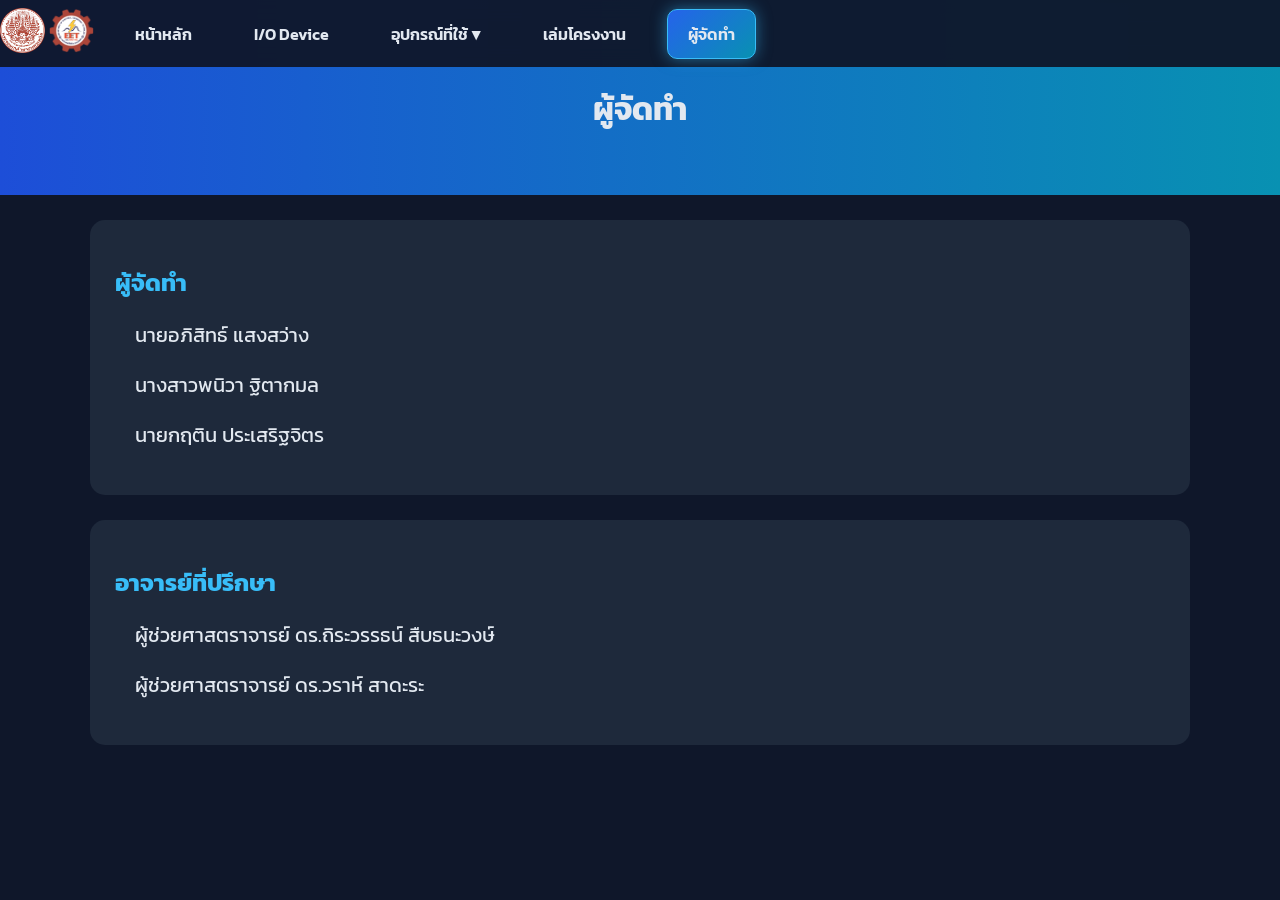
<file: Page/Contact.html>
<!DOCTYPE html>
<html lang="th">
    <head>
        <meta charset="UTF-8">
        <meta name="viewport" content="width=device-width, initial-scale=1.0">
        <title>เล่มโครงงาน</title>

        <link rel="icon" type="image.png" href="../image/Logo.png">

        <link rel="stylesheet" href="../style.css">
        <link href="https://fonts.googleapis.com/css2?family=Kanit:wght@300;400;500;700&display=swap" rel="stylesheet">

    </head>

    <body>
        <nav id="navbar">
            <div>
                <img src="../image/Logo.png" alt="Logo" class="nav-logo">
                <img src="../image/EET_logo_wo_bg.png" alt="EET-logo" class="nav-logo">
            </div>

            

            <a href="../index.html">หน้าหลัก</a>
            <a href="IO.html">I/O Device</a>

            <div class="dropdown">
                <a href="Device/device.html" class="dropbtn">
                    อุปกรณ์ที่ใช้ ▼
                </a>

                <div class="dropdown-content">
                    <a href="Device/PLC.html">PLC Mitsubishi FX3U</a>
                    <a href="Device/Pressure.html">Level Sensor</a>
                    <a href="Device/Flowsensor.html">Flow Sensor</a>
                    <a href="pages/pump.html">Water Pump</a>
                    <a href="pages/solenoid.html">Solenoid Valve</a>
                </div>
            </div>

            <a href="report.html">เล่มโครงงาน</a>
            <a href="Contact.html" class="active">ผู้จัดทำ</a>
            
        </nav>

        <header>
            <br>
            <h1>ผู้จัดทำ</h1>
        </header>

        <div class="container"> 
            <div class="section">
                <h2>ผู้จัดทำ</h2>
                <p style="margin-left: 20px;">นายอภิสิทธ์ แสงสว่าง</p>
                <p style="margin-left: 20px;">นางสาวพนิวา ฐิตากมล</p>
                <p style="margin-left: 20px;">นายกฤติน ประเสริฐจิตร</p>
            </div>
        
            <div class="section">
                <h2>อาจารย์ที่ปรึกษา</h2>
                <p style="margin-left: 20px;"> ผู้ช่วยศาสตราจารย์ ดร.ถิระวรรธน์ สืบธนะวงษ์</p>
                <p style="margin-left: 20px;"> ผู้ช่วยศาสตราจารย์ ดร.วราห์ สาดะระ</p>
            </div>
        </div>

        <script>
            let lastScrollTop = 0;
            const navbar = document.getElementById("navbar");

            window.addEventListener("scroll", function() {

                let currentScroll =
                    window.pageYOffset || document.documentElement.scrollTop;

                if(currentScroll > lastScrollTop){
                    // เลื่อนลง ซ่อนแถบเมนู
                    navbar.style.top = `-${navbar.offsetHeight}px`;
                }
                else{
                    // เลื่อนขึ้น แสดงแถบเมนู
                    navbar.style.top = "0";
                }

                lastScrollTop = currentScroll <= 0 ? 0 : currentScroll;
            });
        </script>
        
    </body>

</html>
</file>
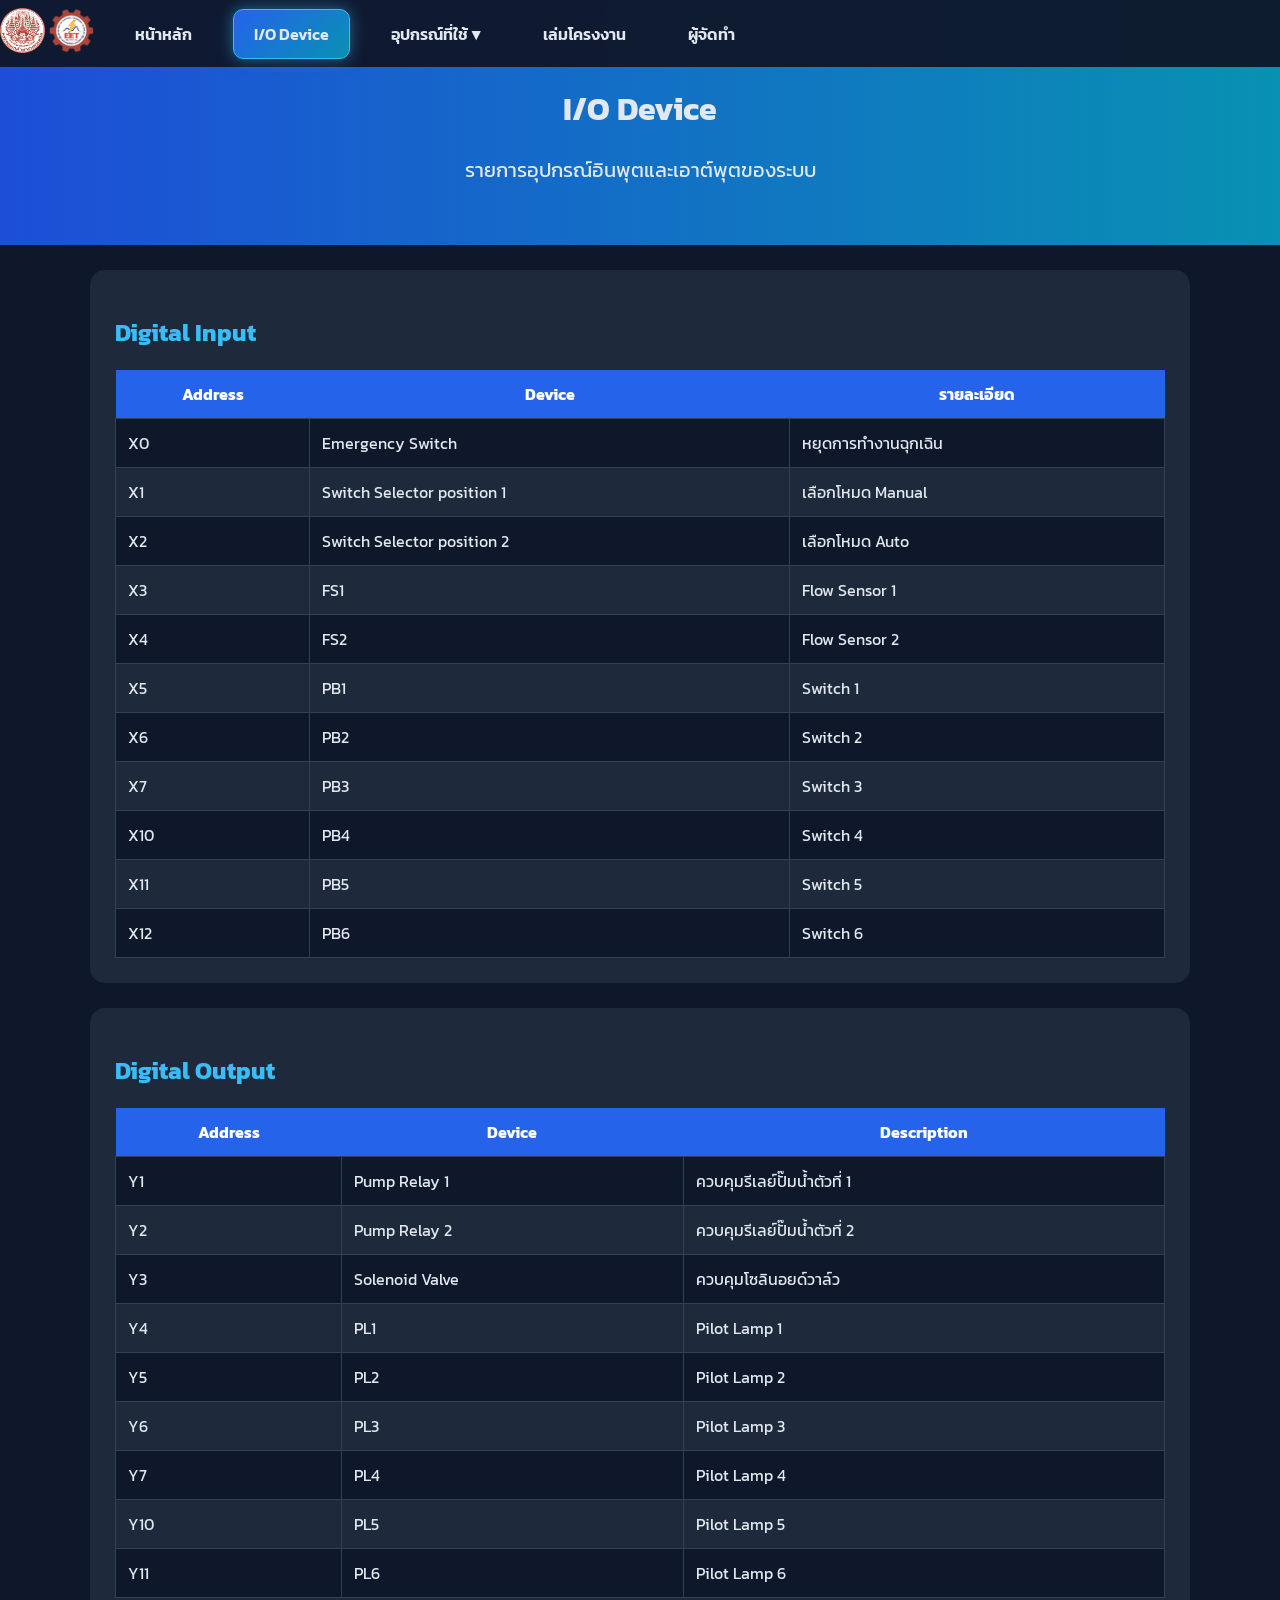
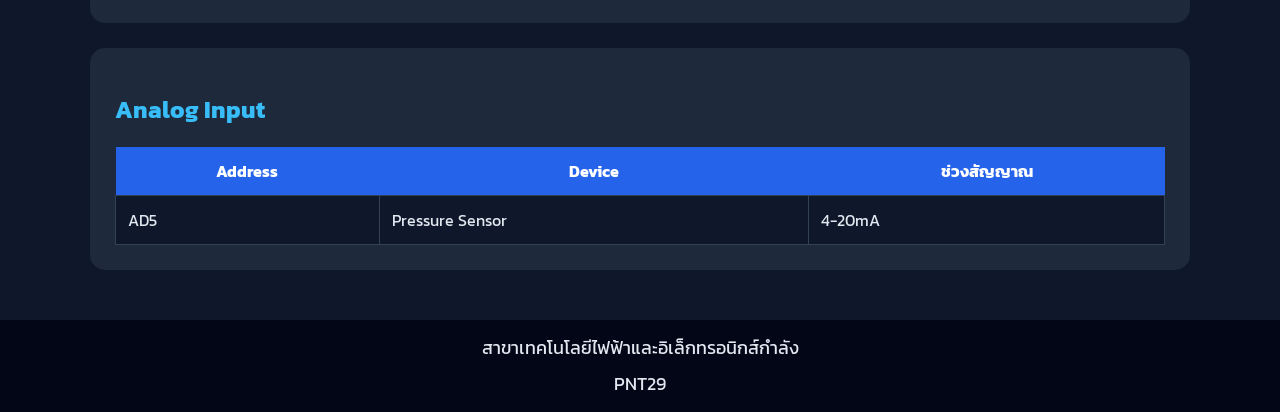
<file: Page/IO.html>
<!DOCTYPE html>
<html lang="th">
<head>
    <meta charset="UTF-8">
    <meta name="viewport" content="width=device-width, initial-scale=1.0">
    <title>I/O Device</title>
    <link rel="icon" type="image.png" href="../image/Logo.png">
    <link rel="stylesheet" href="../style.css">
    <link href="https://fonts.googleapis.com/css2?family=Kanit:wght@300;400;500;700&display=swap" rel="stylesheet">

</head>

<body>
    <nav id="navbar">
        <div>
            <img src="../image/Logo.png" alt="Logo" class="nav-logo">
            <img src="../image/EET_logo_wo_bg.png" alt="EET-logo" class="nav-logo">
        </div>
        <a href="../index.html">หน้าหลัก</a>
        <a href="io_device.html" class="active">I/O Device</a>
        <div class="dropdown">
            <a href="Device/device.html" class="dropbtn">
                อุปกรณ์ที่ใช้ ▼
            </a>

            <div class="dropdown-content">
                <a href="Device/PLC.html">PLC Mitsubishi FX3U</a>
                <a href="Device/Pressure.html">Level Sensor</a>
                <a href="Device/Flowsensor.html">Flow Sensor</a>
                <a href="Device/">Water Pump</a>
                <a href="Device/">Solenoid Valve</a>
            </div>
        </div>

        <a href="report.html">เล่มโครงงาน</a>
        <a href="Contact.html">ผู้จัดทำ</a>

       
    </nav>

    <header>
        <br>
        <h1>I/O Device</h1>
        <p>รายการอุปกรณ์อินพุตและเอาต์พุตของระบบ</p>
    </header>

    <div class="container">

        <div class="section">
            <h2>Digital Input</h2>

            <table>
                <tr>
                <th>Address</th>
                <th>Device</th>
                <th>รายละเอียด</th>
                </tr>

                <tr>
                <td>X0</td>
                <td>Emergency Switch</td>
                <td>หยุดการทำงานฉุกเฉิน</td>
                </tr>

                <tr>
                <td>X1</td>
                <td>Switch Selector position 1</td>
                <td>เลือกโหมด Manual</td>
                </tr>

                <tr>
                <td>X2</td>
                <td>Switch Selector position 2</td>
                <td>เลือกโหมด Auto</td>
                </tr>

                <tr>
                <td>X3</td>
                <td>FS1</td>
                <td>Flow Sensor 1</td>
                </tr>

                <tr>
                <td>X4</td>
                <td>FS2</td>
                <td>Flow Sensor 2</td>
                </tr>

                <tr>
                <td>X5</td>
                <td>PB1</td>
                <td>Switch 1</td>
                </tr>

                <tr>
                <td>X6</td>
                <td>PB2</td>
                <td>Switch 2</td>
                </tr>

                <tr>
                <td>X7</td>
                <td>PB3</td>
                <td>Switch 3</td>
                </tr>

                <tr>
                <td>X10</td>
                <td>PB4</td>
                <td>Switch 4</td>
                </tr>

                <tr>
                <td>X11</td>
                <td>PB5</td>
                <td>Switch 5</td>
                </tr>

                <tr>
                <td>X12</td>
                <td>PB6</td>
                <td>Switch 6</td>
                </tr>

            </table>
        </div>

        <div class="section">
            <h2>Digital Output</h2>

            <table>
                <tr>
                    <th>Address</th>
                    <th>Device</th>
                    <th>Description</th>
                </tr>

                <tr>
                    <td>Y1</td>
                    <td>Pump Relay 1</td>
                    <td>ควบคุมรีเลย์ปั๊มน้ำตัวที่ 1</td>
                </tr>

                <tr>
                    <td>Y2</td>
                    <td>Pump Relay 2</td>
                    <td>ควบคุมรีเลย์ปั๊มน้ำตัวที่ 2</td>
                </tr>

                <tr>
                    <td>Y3</td>
                    <td>Solenoid Valve</td>
                    <td>ควบคุมโซลินอยด์วาล์ว</td>
                </tr>

                <tr>
                    <td>Y4</td>
                    <td>PL1</td>
                    <td>Pilot Lamp 1</td>
                </tr>

                <tr>
                    <td>Y5</td>
                    <td>PL2</td>
                    <td>Pilot Lamp 2</td>
                </tr>

                <tr>
                    <td>Y6</td>
                    <td>PL3</td>
                    <td>Pilot Lamp 3</td>
                </tr>

                <tr>
                    <td>Y7</td>
                    <td>PL4</td>
                    <td>Pilot Lamp 4</td>
                </tr>

                <tr>
                    <td>Y10</td>
                    <td>PL5</td>
                    <td>Pilot Lamp 5</td>
                </tr>

                <tr>
                    <td>Y11</td>
                    <td>PL6</td>
                    <td>Pilot Lamp 6</td>
                </tr>

            </table>
        </div>

        <div class="section">
            <h2>Analog Input</h2>

            <table>
                <tr>
                <th>Address</th>
                <th>Device</th>
                <th>ช่วงสัญญาณ</th>
                </tr>

                <tr>
                <td>AD5</td>
                <td>Pressure Sensor</td>
                <td>4-20mA</td>
                </tr>

            </table>
        </div>
    </div>

    <footer>
        สาขาเทคโนโลยีไฟฟ้าและอิเล็กทรอนิกส์กำลัง<br>
        PNT29
    </footer>
    
    <script>
        let lastScrollTop = 0;
        const navbar = document.getElementById("navbar");

        window.addEventListener("scroll", function() {

            let currentScroll =
                window.pageYOffset || document.documentElement.scrollTop;

            if(currentScroll > lastScrollTop){
                // เลื่อนลง ซ่อนแถบเมนู
                navbar.style.top = `-${navbar.offsetHeight}px`;
            }
            else{
                // เลื่อนขึ้น แสดงแถบเมนู
                navbar.style.top = "0";
            }

            lastScrollTop = currentScroll <= 0 ? 0 : currentScroll;
        });
    </script>

</body>
</html>
</file>
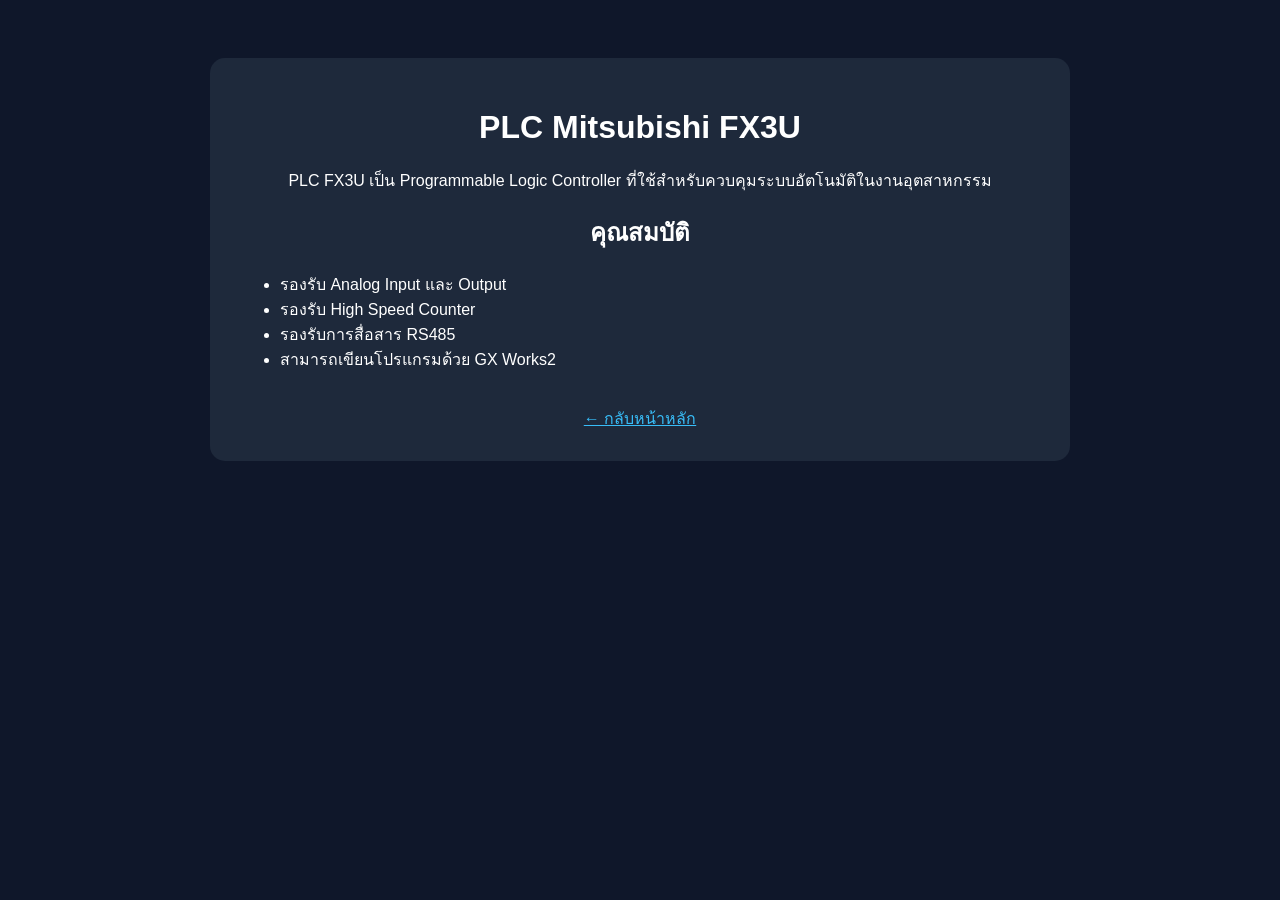
<file: Page/PLC.html>
<!DOCTYPE html>
<html lang="th">
<head>
    <meta charset="UTF-8">
    <title>PLC Mitsubishi FX3U</title>

    <style>
        body{
            font-family:Arial;
            background:#0f172a;
            color:white;
            text-align:center;
            padding:50px;
        }

        .card{
            background:#1e293b;
            padding:30px;
            border-radius:15px;
            max-width:800px;
            margin:auto;
        }

        a{
            color:#38bdf8;
        }

    </style>
</head>
<body>
    <div class="card">
        <h1>PLC Mitsubishi FX3U</h1>

        <p>
            PLC FX3U เป็น Programmable Logic Controller
            ที่ใช้สำหรับควบคุมระบบอัตโนมัติในงานอุตสาหกรรม
        </p>

        <h2>คุณสมบัติ</h2>

        <ul style="text-align:left;">
            <li>รองรับ Analog Input และ Output</li>
            <li>รองรับ High Speed Counter</li>
            <li>รองรับการสื่อสาร RS485</li>
            <li>สามารถเขียนโปรแกรมด้วย GX Works2</li>
        </ul>

        <br>

        <a href="../index.html">← กลับหน้าหลัก</a>

    </div>
</body>
</html>
</file>
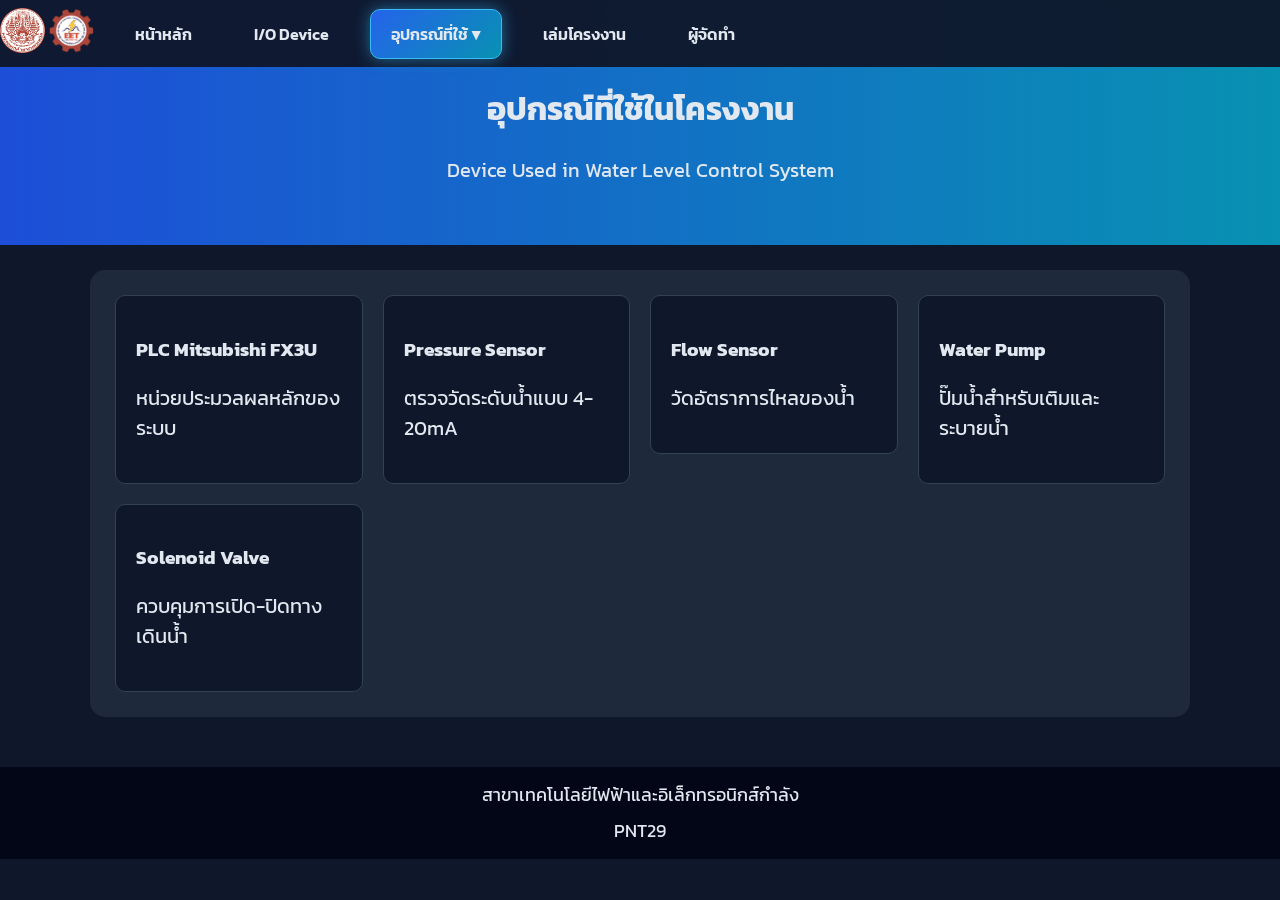
<file: Page/Device/device.html>
<!DOCTYPE html>
<html lang="th">
<head>
    <meta charset="UTF-8">
    <meta name="viewport" content="width=device-width, initial-scale=1.0">
    <title>อุปกรณ์ที่ใช้</title>
    <link rel="icon" type="image.png" href="../../image/Logo.png">
    <link rel="stylesheet" href="../../style.css">
    <link href="https://fonts.googleapis.com/css2?family=Kanit:wght@300;400;500;700&display=swap" rel="stylesheet">

</head>

<body>
    <nav id="navbar">
        <div>
            <img src="../../image/Logo.png" alt="Logo" class="nav-logo">
            <img src="../../image/EET_logo_wo_bg.png" alt="EET-logo" class="nav-logo">
        </div>
        <a href="../../index.html">หน้าหลัก</a>
            <a href="../IO.html">I/O Device</a>
            
            <div class="dropdown">
                <a href="device.html" class="active">
                    อุปกรณ์ที่ใช้ ▼
                </a>

                <div class="dropdown-content">
                    <a href="PLC.html">PLC Mitsubishi FX3U</a>
                    <a href="Pressure.html">Level Sensor</a>
                    <a href="Flowsensor.html">Flow Sensor</a>
                    <a href="pages/pump.html">Water Pump</a>
                    <a href="pages/solenoid.html">Solenoid Valve</a>
                </div>
            </div>
            <a href="../report.html">เล่มโครงงาน</a>
            <a href="../Contact.html">ผู้จัดทำ</a>

    </nav>

    <header>
        <br>
        <h1>อุปกรณ์ที่ใช้ในโครงงาน</h1>
        <p>Device Used in Water Level Control System</p>
    </header>

    <div class="container">
        <div class="section">
            <div class="cards">
                <a href="plc.html" class="card-link">
                    <div class="card">
                        <h3>PLC Mitsubishi FX3U</h3>
                        <p>หน่วยประมวลผลหลักของระบบ</p>
                    </div>
                </a>

                <a href="pressure_sensor.html" class="card-link">
                    <div class="card">
                        <h3>Pressure Sensor</h3>
                        <p>ตรวจวัดระดับน้ำแบบ 4-20mA</p>
                    </div>
                </a>

                <a href="flow_sensor.html" class="card-link">
                    <div class="card">
                        <h3>Flow Sensor</h3>
                        <p>วัดอัตราการไหลของน้ำ</p>
                    </div>
                </a>

                <a href="pump.html" class="card-link">
                    <div class="card">
                        <h3>Water Pump</h3>
                        <p>ปั๊มน้ำสำหรับเติมและระบายน้ำ</p>
                    </div>
                </a>

                <a href="solenoid.html" class="card-link">
                    <div class="card">
                        <h3>Solenoid Valve</h3>
                        <p>ควบคุมการเปิด-ปิดทางเดินน้ำ</p>
                    </div>
                </a>
            </div>
        </div>
    </div>
    <footer>
        สาขาเทคโนโลยีไฟฟ้าและอิเล็กทรอนิกส์กำลัง<br>
        PNT29
    </footer>

    <script>
        let lastScrollTop = 0;
        const navbar = document.getElementById("navbar");

        window.addEventListener("scroll", function() {

            let currentScroll =
                window.pageYOffset || document.documentElement.scrollTop;

            if(currentScroll > lastScrollTop){
                // เลื่อนลง ซ่อนแถบเมนู
                navbar.style.top = `-${navbar.offsetHeight}px`;
            }
            else{
                // เลื่อนขึ้น แสดงแถบเมนู
                navbar.style.top = "0";
            }

            lastScrollTop = currentScroll <= 0 ? 0 : currentScroll;
        });
    </script>

</body>
</html>
</file>
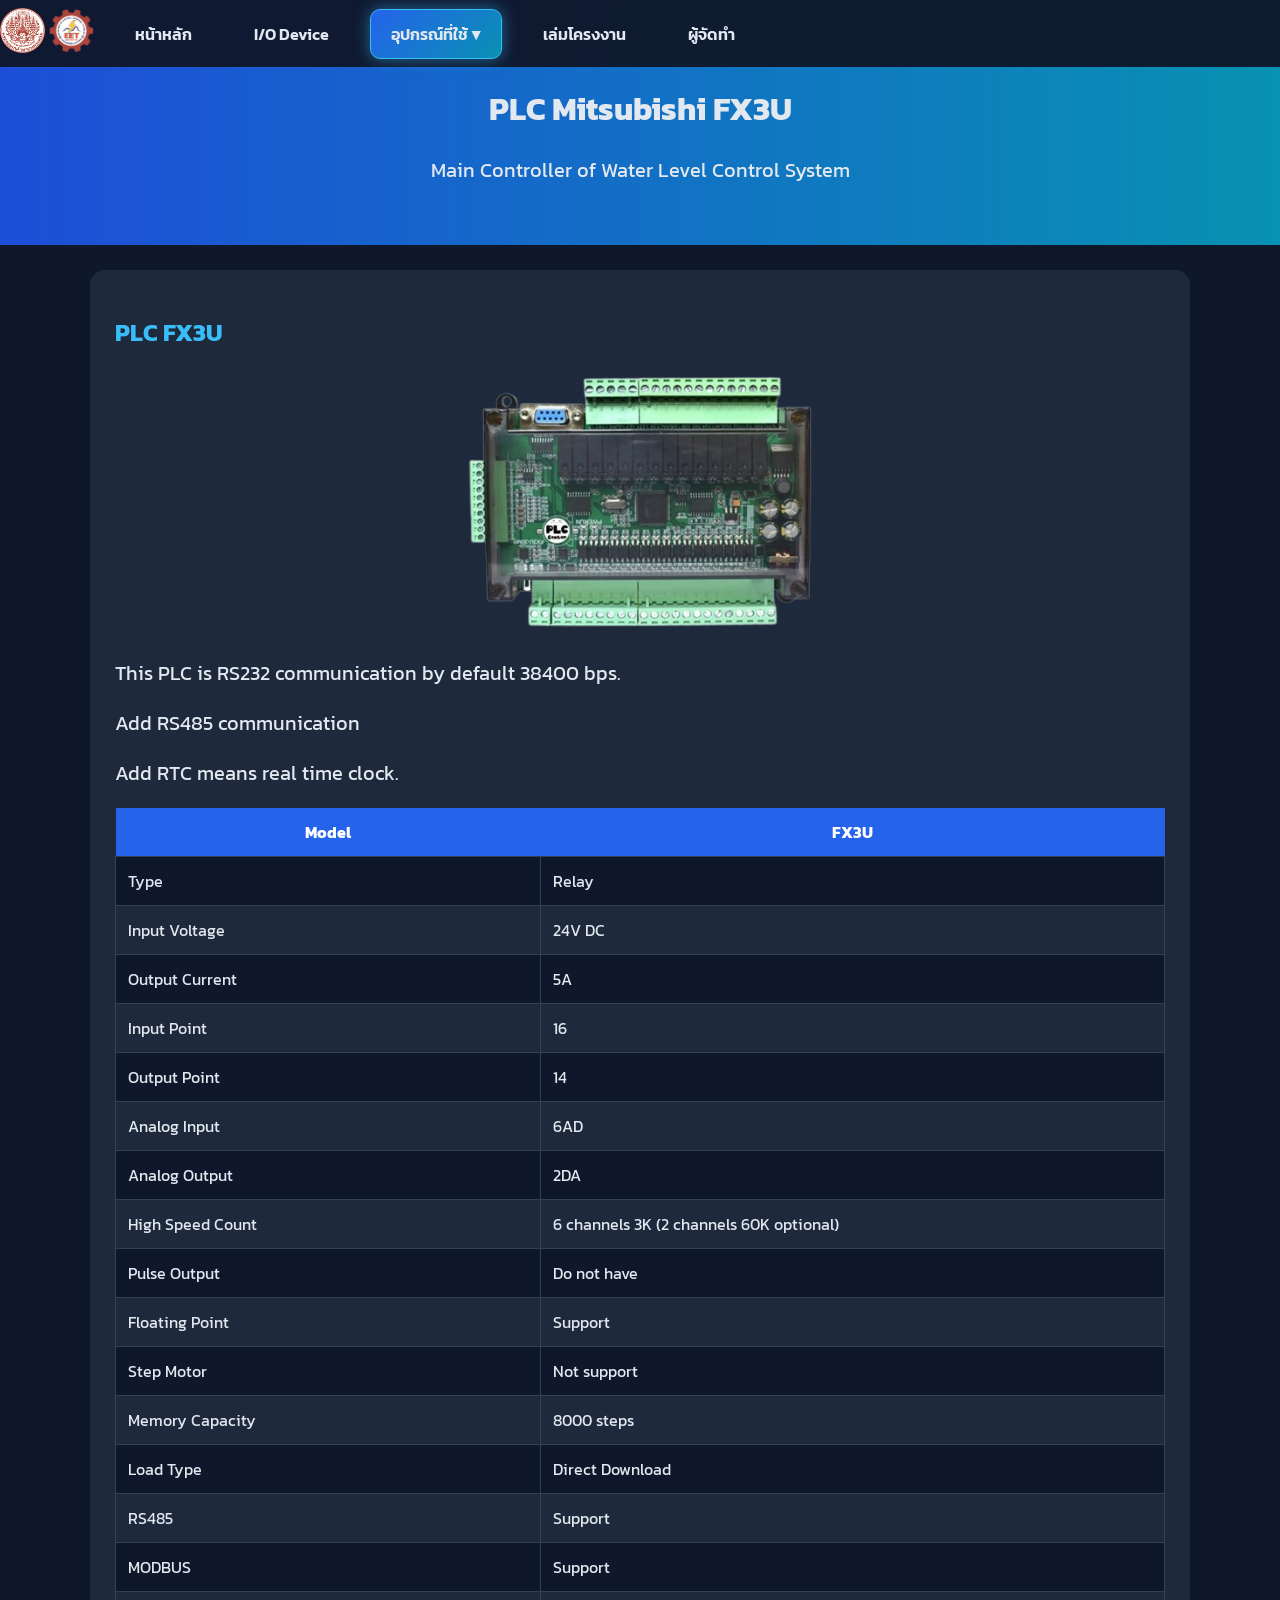
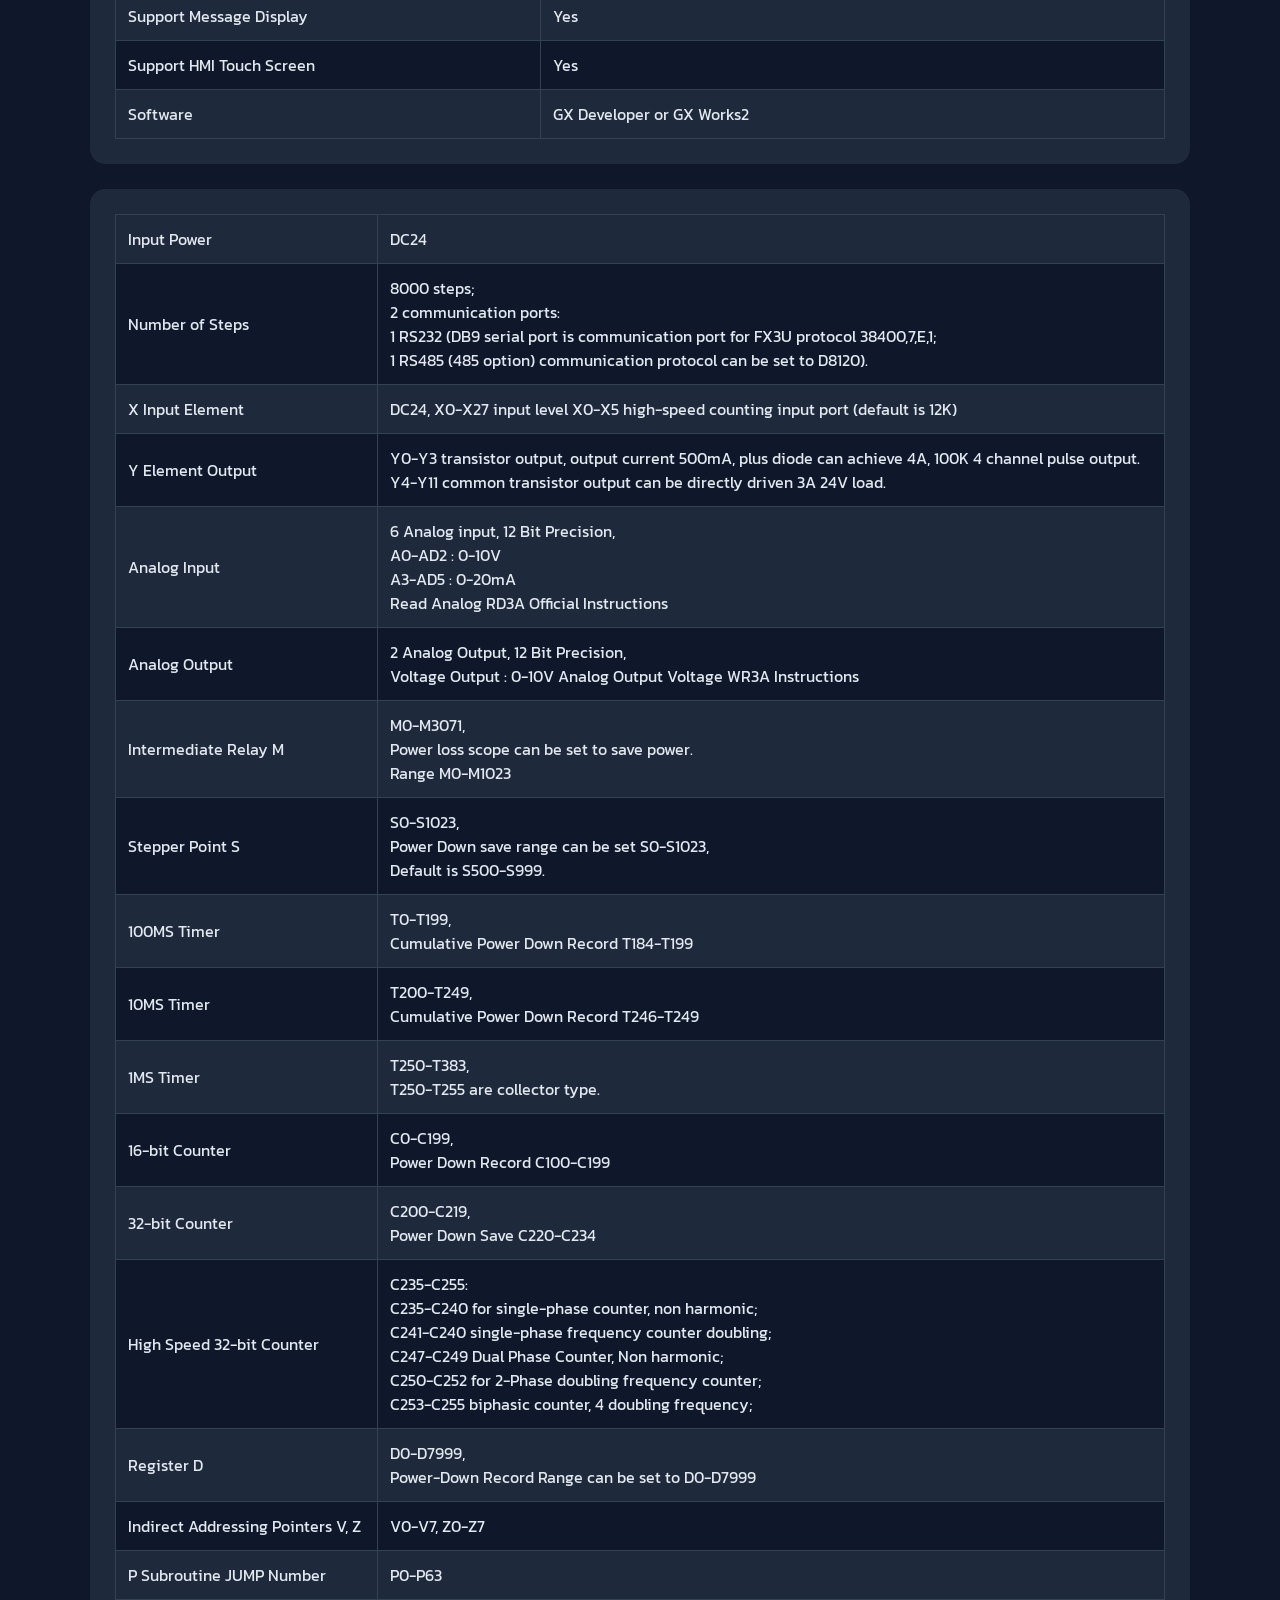
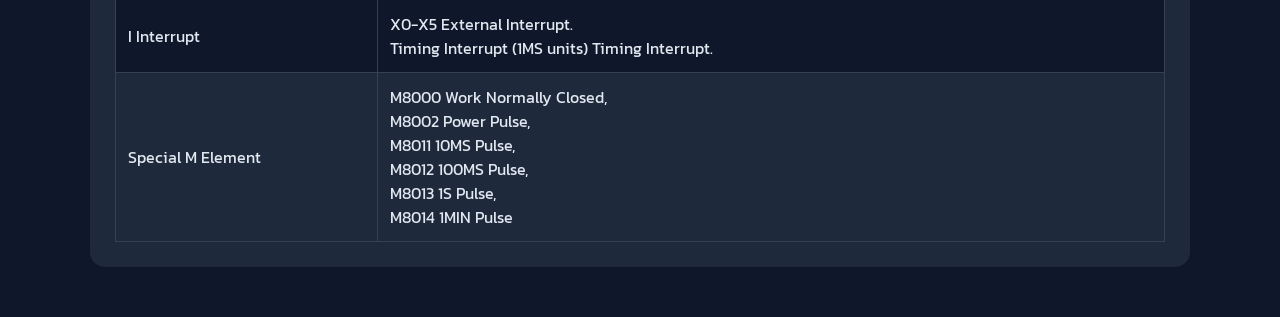
<file: Page/Device/PLC.html>
<!DOCTYPE html>
<html lang="th">
<head>
    <meta charset="UTF-8">
    <meta name="viewport" content="width=device-width, initial-scale=1.0">
    <title>PLC Mitsubishi FX3U</title>

    <link rel="icon" type="image.png" href="../../image/Logo.png">

    <link rel="stylesheet" href="../../style.css">
    <link href="https://fonts.googleapis.com/css2?family=Kanit:wght@300;400;500;700&display=swap" rel="stylesheet">

</head>

<body>

    <nav id="navbar">
        <div>
            <img src="../../image/Logo.png" alt="Logo" class="nav-logo">
            <img src="../../image/EET_logo_wo_bg.png" alt="EET-logo" class="nav-logo">
        </div>
        <a href="../../index.html">หน้าหลัก</a>
            <a href="../IO.html">I/O Device</a>
            
            <div class="dropdown">
                <a href="device.html" class="active">
                    อุปกรณ์ที่ใช้ ▼
                </a>

                <div class="dropdown-content">
                    <a href="PLC.html">PLC Mitsubishi FX3U</a>
                    <a href="Pressure.html">Level Sensor</a>
                    <a href="Flowsensor.html">Flow Sensor</a>
                    <a href="pages/pump.html">Water Pump</a>
                    <a href="pages/solenoid.html">Solenoid Valve</a>
                </div>
            </div>
            <a href="../report.html">เล่มโครงงาน</a>
            <a href="../Contact.html">ผู้จัดทำ</a>

    </nav>

    <header>
        <br>
        <h1>PLC Mitsubishi FX3U</h1>
        <p>Main Controller of Water Level Control System</p>
    </header>

    <div class="container">
        <div class="section"> 
            <h2>PLC FX3U</h2>
            <img src="../../image/FX3U.png" alt="PLC" style=" 
                display:block;
                margin:20px auto;
                width:350px;
                max-width:100%;
                border-radius:15px;">
        <p>This PLC is RS232 communication by default 38400 bps.</p>
        <p>Add RS485 communication </p>
        <p>Add RTC means real time clock.</p>
        <table>
            <tr>
                <th>Model</th>
                <th>FX3U</th>
            </tr>
            <tr>
                <td>Type</td>
                <td>Relay</td>
            </tr>
            <tr>
                <td>Input Voltage</td>
                <td>24V DC</td>
            </tr>
            <tr>
                <td>Output Current</td>
                <td>5A</td>
            </tr>
            <tr>
                <td>Input Point</td>
                <td>16</td>
            </tr>
            <tr>
                <td>Output Point</td>
                <td>14</td>
            </tr>
            <tr>
                <td>Analog Input</td>
                <td>6AD</td>
            </tr>
            <tr>
                <td>Analog Output</td>
                <td>2DA</td>
            </tr>
            <tr>
                <td>High Speed Count</td>
                <td>6 channels 3K (2 channels 60K optional)</td>
            </tr>
            <tr>
                <td>Pulse Output</td>
                <td>Do not have</td>
            </tr>
            <tr>
                <td>Floating Point</td>
                <td>Support</td>
            </tr>
            <tr>
                <td>Step Motor</td>
                <td>Not support</td>
            </tr>
            <tr>
                <td>Memory Capacity</td>
                <td>8000 steps</td>
            </tr>
            <tr>
                <td>Load Type</td>
                <td>Direct Download</td>
            </tr>
            <tr>
                <td>RS485</td>
                <td>Support</td>
            </tr>
            <tr>
                <td>MODBUS</td>
                <td>Support</td>
            </tr>
            <tr>
                <td>Support Message Display</td>
                <td>Yes</td>
            </tr>
            <tr>
                <td>Support HMI Touch Screen</td>
                <td>Yes</td>
            </tr>
            <tr>
                <td>Software</td>
                <td>GX Developer or GX Works2</td>
            </tr>
        </table>
        </div>
        
        <div class="section">
            <table>
                <tr>
                    <td>Input Power</td>
                    <td>DC24</td>
                </tr>
                <tr>
                    <td>Number of Steps</td>
                    <td>
                        8000 steps;<br>
                        2 communication ports:<br>
                        1 RS232 (DB9 serial port is communication port for FX3U protocol 38400,7,E,1;<br>
                        1 RS485 (485 option) communication protocol can be set to D8120).
                    </td>
                </tr>
                <tr>
                    <td>X Input Element</td>
                    <td>
                        DC24, X0-X27 input level X0-X5 high-speed counting input port
                        (default is 12K)
                    </td>
                </tr>
                <tr>
                    <td>Y Element Output</td>
                    <td>
                        Y0-Y3 transistor output, output current 500mA, plus diode can achieve 4A,
                        100K 4 channel pulse output.<br>
                        Y4-Y11 common transistor output can be directly driven 3A 24V load.
                    </td>
                </tr>
                <tr>
                    <td>Analog Input</td>
                    <td>
                        6 Analog input, 12 Bit Precision,<br>
                        A0-AD2 : 0-10V<br>
                        A3-AD5 : 0-20mA<br>
                        Read Analog RD3A Official Instructions
                    </td>
                </tr>
                <tr>
                    <td>Analog Output</td>
                    <td>
                        2 Analog Output, 12 Bit Precision,<br>
                        Voltage Output : 0-10V Analog Output Voltage WR3A Instructions
                    </td>
                </tr>
                <tr>
                    <td>Intermediate Relay M</td>
                    <td>
                        M0-M3071,<br>
                        Power loss scope can be set to save power.<br>
                        Range M0-M1023
                    </td>
                </tr>
                <tr>
                    <td>Stepper Point S</td>
                    <td>
                        S0-S1023,<br>
                        Power Down save range can be set S0-S1023,<br>
                        Default is S500-S999.
                    </td>
                </tr>
                <tr>
                    <td>100MS Timer</td>
                    <td>
                        T0-T199,<br>
                        Cumulative Power Down Record T184-T199
                    </td>
                </tr>
                <tr>
                    <td>10MS Timer</td>
                    <td>
                        T200-T249,<br>
                        Cumulative Power Down Record T246-T249
                    </td>
                </tr>
                <tr>
                    <td>1MS Timer</td>
                    <td>
                        T250-T383,<br>
                        T250-T255 are collector type.
                    </td>
                </tr>
                <tr>
                    <td>16-bit Counter</td>
                    <td>
                        C0-C199,<br>
                        Power Down Record C100-C199
                    </td>
                </tr>
                <tr>
                    <td>32-bit Counter</td>
                    <td>
                        C200-C219,<br>
                        Power Down Save C220-C234
                    </td>
                </tr>
                <tr>
                    <td>High Speed 32-bit Counter</td>
                    <td>
                        C235-C255:<br>
                        C235-C240 for single-phase counter, non harmonic;<br>
                        C241-C240 single-phase frequency counter doubling;<br>
                        C247-C249 Dual Phase Counter, Non harmonic;<br>
                        C250-C252 for 2-Phase doubling frequency counter;<br>
                        C253-C255 biphasic counter, 4 doubling frequency;
                    </td>
                </tr>
                <tr>
                    <td>Register D</td>
                    <td>
                        D0-D7999,<br>
                        Power-Down Record Range can be set to D0-D7999
                    </td>
                </tr>
                <tr>
                    <td>Indirect Addressing Pointers V, Z</td>
                    <td>
                        V0-V7, Z0-Z7
                    </td>
                </tr>
                <tr>
                    <td>P Subroutine JUMP Number</td>
                    <td>
                        P0-P63
                    </td>
                </tr>
                <tr>
                    <td>I Interrupt</td>
                    <td>
                        X0-X5 External Interrupt.<br>
                        Timing Interrupt (1MS units) Timing Interrupt.
                    </td>
                </tr>
                <tr>
                    <td>Special M Element</td>
                    <td>
                        M8000 Work Normally Closed,<br>
                        M8002 Power Pulse,<br>
                        M8011 10MS Pulse,<br>
                        M8012 100MS Pulse,<br>
                        M8013 1S Pulse,<br>
                        M8014 1MIN Pulse
                    </td>
                </tr>
            </table>
        </div>
    </div>

    <script>
        let lastScrollTop = 0;
        const navbar = document.getElementById("navbar");

        window.addEventListener("scroll", function() {

            let currentScroll =
                window.pageYOffset || document.documentElement.scrollTop;

            if(currentScroll > lastScrollTop){
                // เลื่อนลง ซ่อนแถบเมนู
                navbar.style.top = `-${navbar.offsetHeight}px`;
            }
            else{
                // เลื่อนขึ้น แสดงแถบเมนู
                navbar.style.top = "0";
            }

            lastScrollTop = currentScroll <= 0 ? 0 : currentScroll;
        });
    </script>

</body>
</html>
</file>
<file: style.css>
body{
    margin:0;
    font-family: 'Kanit', sans-serif;
    background:#0f172a;
    color:#e2e8f0
}

header{
    padding:40px;
    text-align:center;
    background:linear-gradient(90deg,#1d4ed8,#0891b2)
}

footer{
    text-align:center;
    padding:10px;
    background:#020617;
    font-size: large;
    line-height: 2;
}

.container{
    max-width:1100px;
    margin:auto;
    padding:25px
}

.section{
    background:#1e293b;
    border-radius:15px;
    padding:25px;
    margin-bottom:25px
}

h2{
    color:#38bdf8
}

p{
    font-size: 20px;
}

ul{
    font-size: 20px;
}

.cards{
    display:grid;
    grid-template-columns:repeat(4,1fr);
    gap:20px;
}

.card{
    background:#0f172a;
    padding:20px;
    border-radius:10px;
    border:1px solid #334155;
    transition:0.3s;
    cursor:pointer;
}

.report-box{
    background:var(--bg-color);
    border:2px dashed #38bdf8;
    padding:30px;
    text-align:center;
    border-radius:12px;
}
.button{
    display:inline-block;
    margin-top:15px;
    padding:12px 20px;
    background:#2563eb;
    color:white;
    text-decoration:none;
    border-radius:8px;
}
.logo{
    width:150px;
    background:#ffffff00;
    padding:10px;
    border-radius:50%;
    margin-top: 20px;
}

.card-link{
    text-decoration: none; /* เอาเส้นใต้ออก */
    color: inherit;        /* ใช้สีเดียวกับข้อความปกติ */
    display: block;
}

.card-link:hover{
    color: inherit;
}

.card:hover{
    transform:translateY(-5px);
    border-color:#38bdf8;
    box-shadow:0 0 15px rgba(56,189,248,0.3);
}
.label_name_make{
    display:inline-block;
    width:100px;
}

/* แถบหน้า */
    #navbar{
        position: fixed;
        top: 0;
        left: 0;
        width: 100%;

        display: flex;
        justify-content: flex-start;
        align-items: center;   /* เพิ่มบรรทัดนี้ */

        gap: 20px;

        background: rgba(15,23,42,0.95);
        backdrop-filter: blur(10px);

        padding: 8px 0;

        z-index: 1000;
    }

    #navbar a{
        color: #e2e8f0;
        text-decoration: none;

        font-size: 16px;
        font-weight: 600;

        padding: 12px 20px;

        border: 1px solid transparent;
        border-radius: 10px;

        transition: all 0.3s ease;
    }

    #navbar a:hover{
        background: linear-gradient(
            135deg,
            rgba(37,99,235,0.8),
            rgba(8,145,178,0.8)
        );

        color: white;

        transform: translateY(-3px) scale(1.05);

        box-shadow:
            0 0 10px rgba(56,189,248,0.5),
            0 0 20px rgba(56,189,248,0.3);
    }

    #navbar a.active{
        background: linear-gradient(135deg,#2563eb,#0891b2);
        border: 1px solid #38bdf8;
        box-shadow: 0 0 15px rgba(56,189,248,0.5);

        pointer-events: none;    /* ปิดการคลิก */
        cursor: default;         /* เปลี่ยนเมาส์กลับเป็นลูกศร */
    }

    #navbar .nav-logo{
        width: auto;
        height: 45px;
        gap: 20px;
        background: none;
    }
/* ------------------------------------------------------------ */

/* ตาราง */
    table{
        width:100%;
        border-collapse:collapse;
    }

    th{
        background:#2563eb;
        color:white;
        padding:12px;
    }

    td{
        padding:12px;
        border:1px solid #334155;
    }

    tr:nth-child(even){
        background:#0f172a;
    }

    tr:nth-child(odd){
        background:#1e293b;
    }

    tr:hover{
        background:#334155;
    }
/* -------------------------------------- */

.backbutton{
    position: fixed;
    top: 20px;
    left: 20px;

    width: 50px;
    height: 50px;

    display: flex;
    justify-content: center;
    align-items: center;

    background: #2563eb;
    color: white;
    border-radius: 50%;

    text-decoration: none;
    font-size: 24px;

    box-shadow: 0 4px 15px rgba(0,0,0,0.3);
    z-index: 999;
}

/* แถบตัวเลือก */
    .dropdown{
        position: relative;
        display: flex;          /* เปลี่ยนจาก inline-block */
        align-items: center;    /* จัดให้อยู่ระดับเดียวกัน */
    }

    .dropbtn{
        display: flex;
        align-items: center;

        color: #e2e8f0;
        text-decoration: none;

        font-size: 16px;
        font-weight: 600;

        padding: 12px 20px;

        border: 1px solid transparent;
        border-radius: 10px;

        transition: all 0.3s ease;
    }

    .dropbtn:hover{
        background: rgba(56,189,248,0.15);
        border: 1px solid #38bdf8;
    }

    .dropdown-content{
        display: none;
        position: absolute;
        top: 100%;
        left: 0;

        min-width: 230px;

        background: #1e293b;
        border: 1px solid #334155;
        border-radius: 10px;

        overflow: hidden;

        box-shadow: 0 5px 20px rgba(0,0,0,0.4);

        z-index: 1000;
    }

    .dropdown-content a{
        display: block;
        padding: 12px 18px;

        color: white;
        text-decoration: none;

        transition: 0.3s;
    }

    .dropdown-content a:hover{
        background: #2563eb;
        padding-left: 25px;
    }

    .dropdown:hover .dropdown-content{
        display: block;
    }
/* -------------------------------------------- */

.modal{
    display:none;
    position:fixed;
    top:0;
    left:0;
    width:100%;
    height:100%;

    background:rgba(0,0,0,0.7);

    justify-content:center;
    align-items:center;

    z-index:9999;
}

.modal-content{
    width:400px;
    padding:35px;

    background:#1e293b;
    border:2px solid #38bdf8;
    border-radius:20px;

    text-align:center;

    box-shadow:0 0 30px rgba(56,189,248,0.4);
    
}

.modal-content h2{
    color:#38bdf8;
    margin-bottom:10px;
}

.modal-content p{
    color:#cbd5e1;
}

.modal-content input{
    width:90%;
    padding:12px;
    margin-top:20px;

    border:1px solid #38bdf8;
    border-radius:10px;

    background:#0f172a;
    color:white;
    font-size:16px;
}

.button-group{
    margin-top:20px;
}

.button-group button{
    padding:10px 20px;
    margin:5px;

    border:none;
    border-radius:10px;

    background:#2563eb;
    color:white;

    cursor:pointer;
    transition:0.3s;
    font-family: 'Kanit', sans-serif;
}

.button-group button:hover{
    background:#1d4ed8;
    transform:translateY(-2px);
}

#errorMessage{
    color:#ef4444;
    margin-top:15px;
}

.theme-selector{
    margin-left: auto;
    display: flex;
    gap: 10px;
    align-items: center;
}

.theme-color{
    width: 22px;
    height: 22px;
    border-radius: 50%;
    cursor: pointer;
    border: 2px solid #888;
    transition: 0.3s;
}

.theme-color:hover{
    transform: scale(1.2);
}

.light{
    background: white;
}

.dark{
    background: #111827;
}

@media (max-width: 768px){

    /* Navbar */
    #navbar{
        gap: 5px;
        padding: 8px;
        
        flex-wrap: wrap;
    }

    #navbar a,
    .dropbtn{
        font-size: 13px;
        padding: 6px 10px;
    }
    
    
    #navbar > *{
        flex-shrink: 0;
    }
    /* Header */
    header{
        padding: 30px 15px;
    }

    header h1{
        font-size: 24px;
    }

    header p{
        font-size: 14px;
    }

    /* Card */
    .cards{
        display: grid;
        grid-template-columns: 1fr !important;
        gap: 15px;
    }

    .card{
        width: 100%;
        box-sizing: border-box;
    }
    /* ตาราง */
    table{
        font-size: 12px;
    }

    th,td{
        padding: 8px;
    }

    /* Popup Password */
    .modal-content{
        width: 90%;
        padding: 20px;
    }

    /* รูปภาพ */
    img{
        max-width: 100%;
        height: auto;
    }
}

.model-box{
    width:90%;
    max-width:900px;

    margin:30px auto;
    padding:20px;

    background:#0f172a;

    border:2px solid #38bdf8;
    border-radius:15px;

    box-shadow:0 0 20px rgba(56,189,248,0.3);

    text-align:center;
}

.model-box h2{
    margin-bottom:20px;
    color:#38bdf8;
}
</file>
